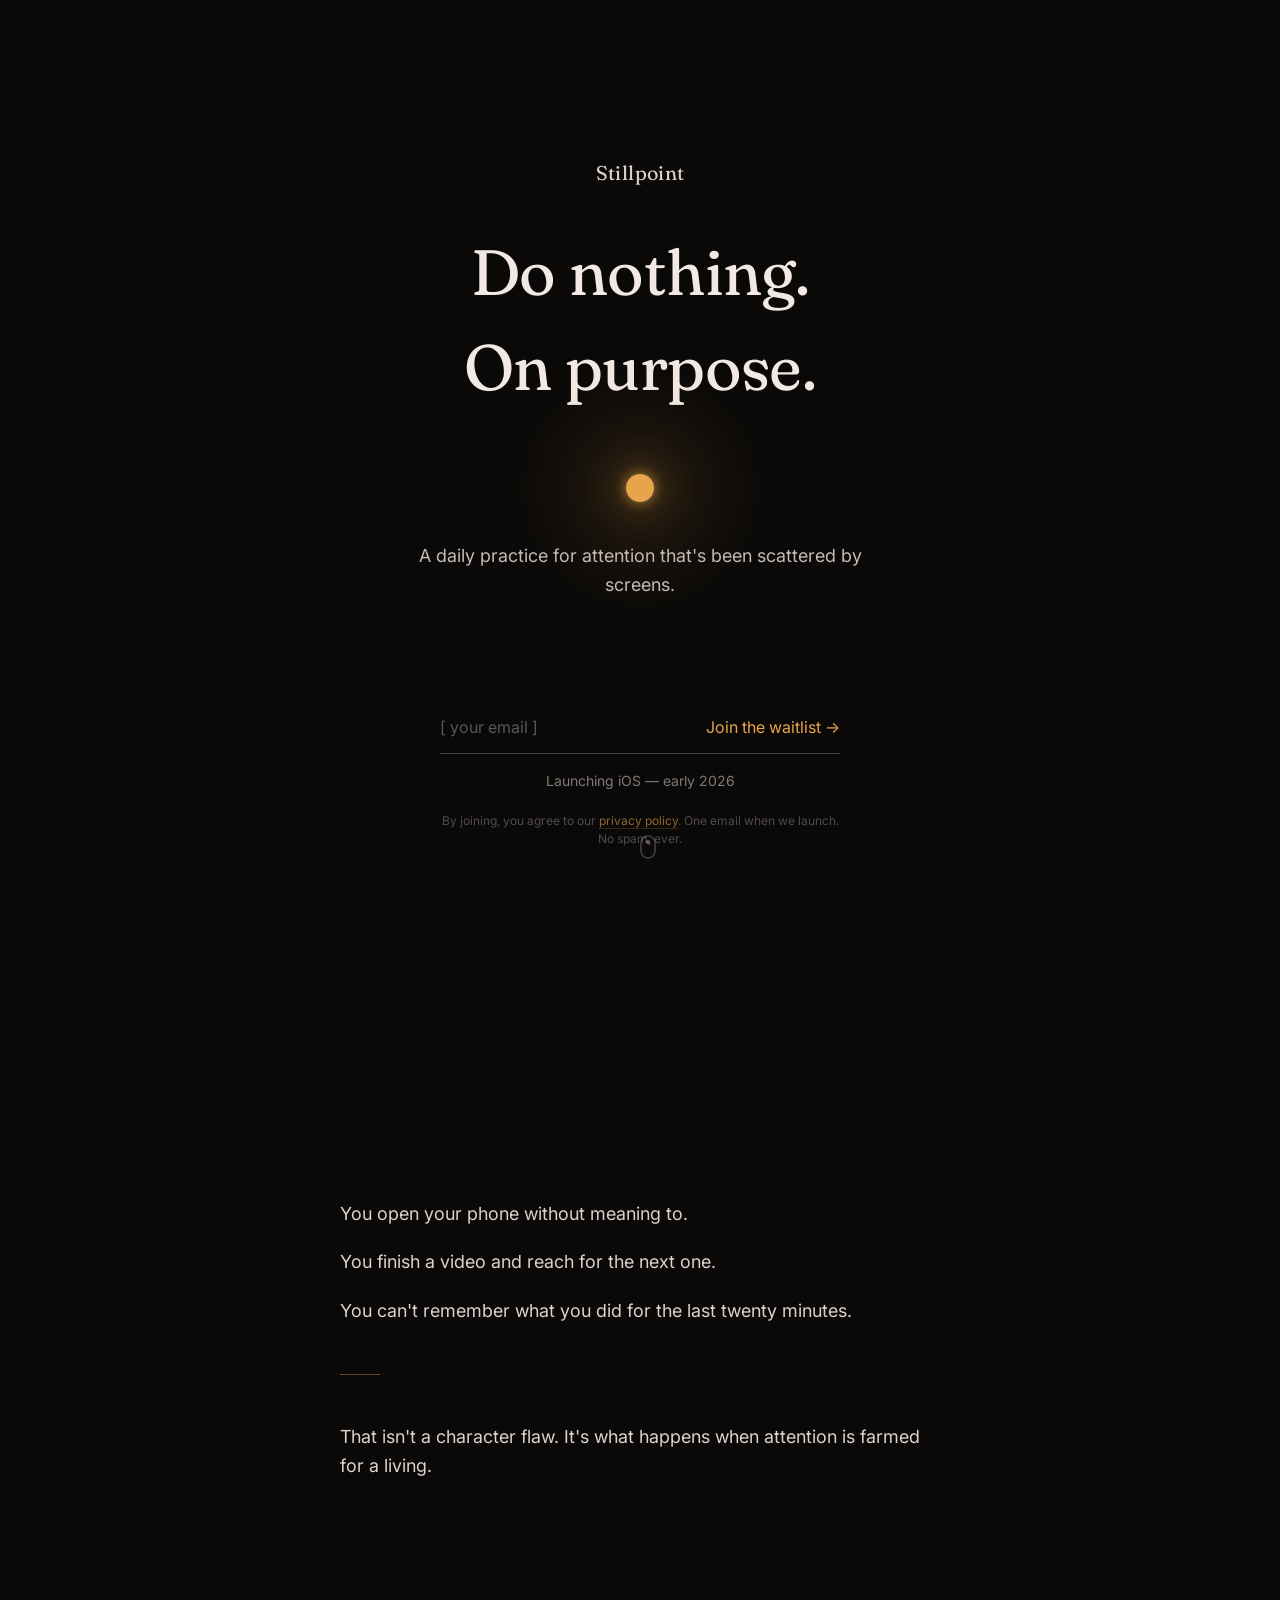
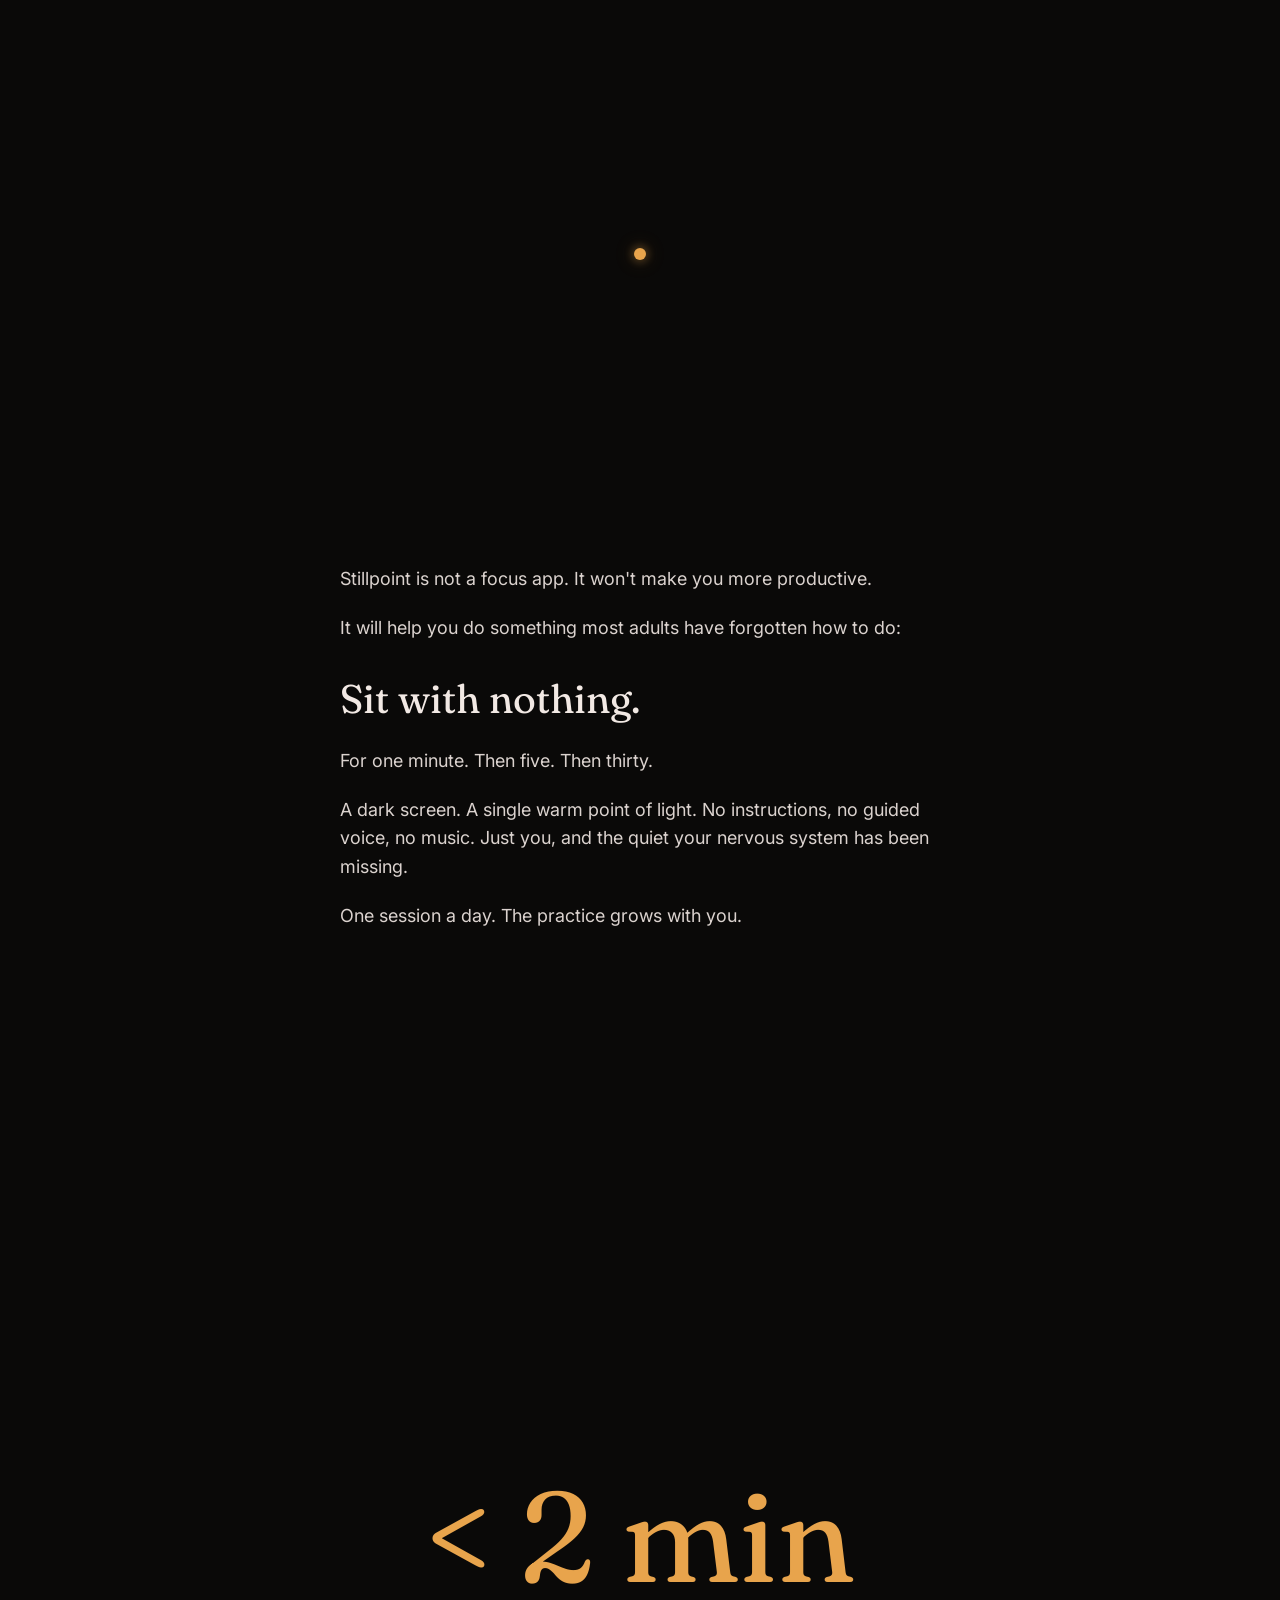
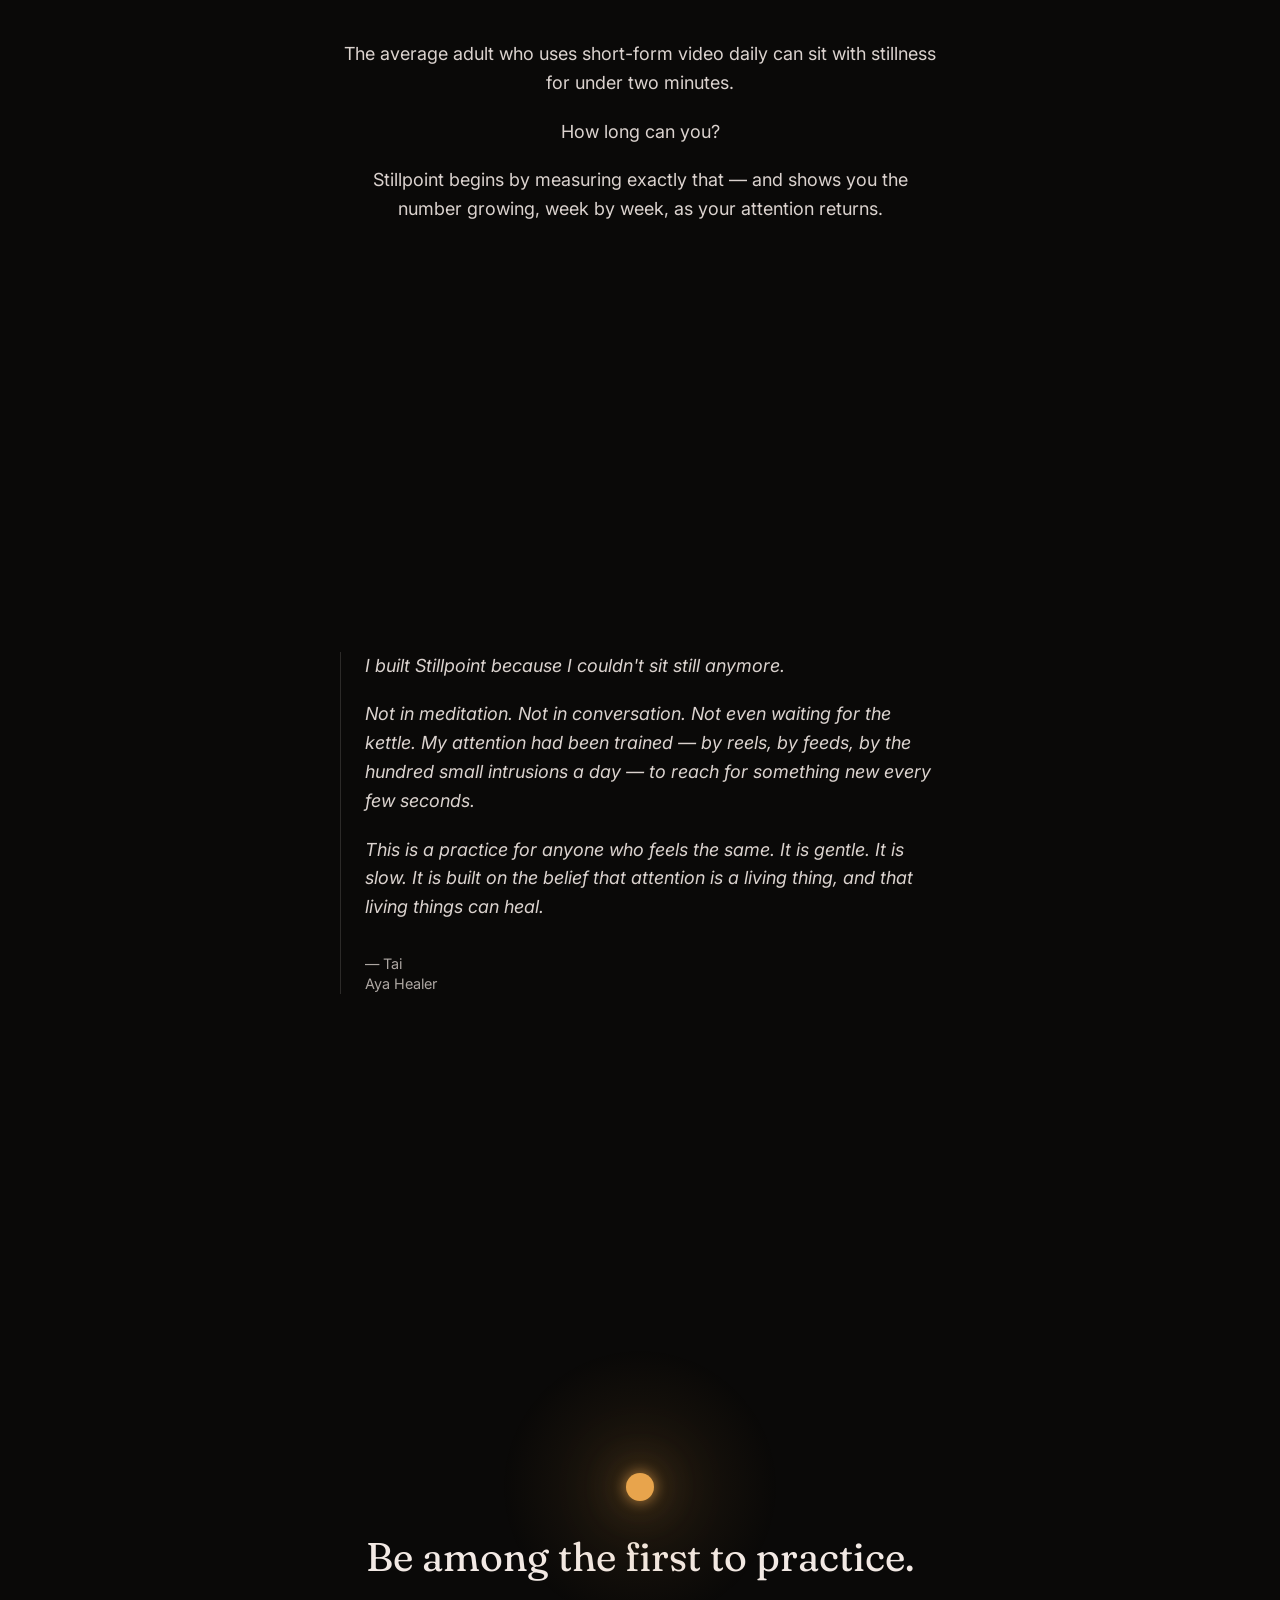
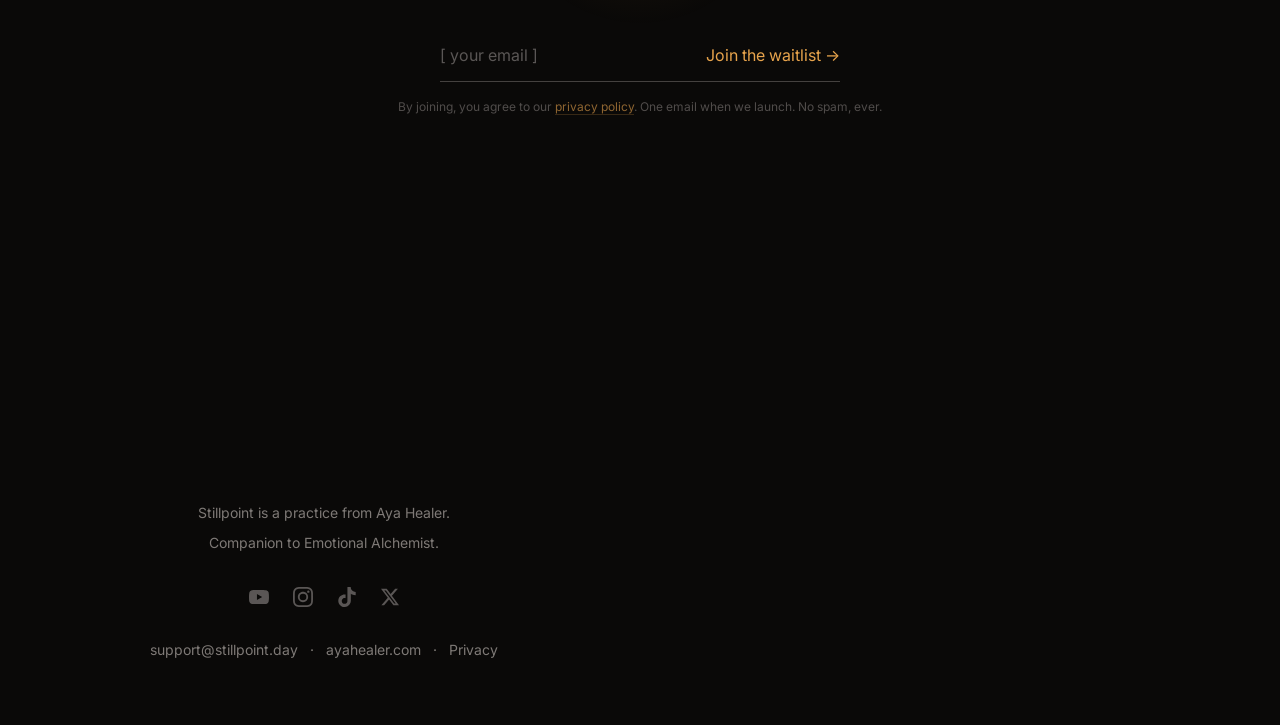
<file: index.html>
<!DOCTYPE html>
<html lang="en">
<head>
  <meta charset="UTF-8">
  <meta name="viewport" content="width=device-width, initial-scale=1.0">
  <title>Stillpoint</title>
  <meta name="description" content="Do nothing. On purpose. A daily practice for attention eroded by screens. One session a day. Two minutes, then five, then thirty.">
  <link rel="canonical" href="https://stillpoint.day/">
  <link rel="sitemap" type="application/xml" href="/sitemap.xml">
  <meta name="google-site-verification" content="R5k5zW0tJwab9YrUgHtwqcCb0NN5Iu4agfvsqrrBsdE">
  
  <!-- Open Graph -->
  <meta property="og:title" content="Stillpoint — Do nothing. On purpose.">
  <meta property="og:description" content="Do nothing. On purpose. A daily practice for attention eroded by screens. One session a day. Two minutes, then five, then thirty.">
  <meta property="og:image" content="https://stillpoint.day/og-image.png">
  <meta property="og:image:width" content="1200">
  <meta property="og:image:height" content="630">
  <meta property="og:url" content="https://stillpoint.day">
  <meta property="og:type" content="website">

  <!-- Twitter Card -->
  <meta name="twitter:card" content="summary_large_image">
  <meta name="twitter:title" content="Stillpoint — Do nothing. On purpose.">
  <meta name="twitter:description" content="Do nothing. On purpose. A daily practice for attention eroded by screens. One session a day. Two minutes, then five, then thirty.">
  <meta name="twitter:image" content="https://stillpoint.day/og-image.png">

  <!-- Favicon -->
  <link rel="icon" type="image/svg+xml" href="data:image/svg+xml,<svg xmlns='http://www.w3.org/2000/svg' viewBox='0 0 100 100'><circle cx='50' cy='50' r='50' fill='%23E8A44C'/></svg>">

  <!-- Google Fonts: Fraunces & Inter -->
  <link rel="preconnect" href="https://fonts.googleapis.com">
  <link rel="preconnect" href="https://fonts.gstatic.com" crossorigin>
  <link href="https://fonts.googleapis.com/css2?family=Fraunces:ital,opsz,wght,SOFT@0,9..144,400,50;1,9..144,400,50&family=Inter:wght@400;500&display=swap" rel="stylesheet">
  
  <link rel="stylesheet" href="style.css">
</head>
<body>

  <!-- Section 1 — Hero -->
  <section class="section section-hero">
    <div class="hero-content fade-up" data-delay="0">
      <div class="logo">Stillpoint</div>
      
      <div class="headline">
        <span class="d-block mb-headline">Do nothing.</span>
        <span class="d-block">On purpose.</span>
      </div>

      <div class="dot-container hero-dot">
        <div class="amber-dot"></div>
      </div>
      
      <p class="subtitle fade-up" data-delay="200">A daily practice for attention that's been scattered by screens.</p>
    </div>

    <!-- Bottom of hero: form & disclaimer -->
    <div class="hero-bottom fade-up" data-delay="400">
      <form class="waitlist-form" action="https://buttondown.com/api/emails/embed-subscribe/stillpoint" method="post" target="popupwindow">
        <input type="hidden" value="1" name="embed">
        <input type="email" name="email" placeholder="[ your email ]" required aria-label="Email address">
        <button type="submit">Join the waitlist &rarr;</button>
      </form>
      <div class="form-success">
        <i>You're in.<br>Sit with that for a moment.</i>
      </div>
      <p class="launch-note">Launching iOS &mdash; early 2026</p>
      <p class="consent">By joining, you agree to our <a href="/privacy.html">privacy policy</a>. One email when we launch. No spam, ever.</p>
    </div>

    <!-- Scroll indicator -->
    <div class="scroll-hint fade-up" data-delay="800">
      <svg width="16" height="24" viewBox="0 0 16 24" fill="none" xmlns="http://www.w3.org/2000/svg">
        <rect x="1" y="1" width="14" height="22" rx="7" stroke="currentColor" stroke-opacity="0.25" stroke-width="1.5"/>
        <circle class="scroll-dot" cx="8" cy="7" r="2" fill="currentColor" opacity="0.4"/>
      </svg>
    </div>
  </section>

  <!-- Section 2 — The problem -->
  <section class="section section-text fade-up">
    <div class="content-wrapper">
      <p>You open your phone without meaning to.</p>
      <p>You finish a video and reach for the next one.</p>
      <p>You can't remember what you did for the last twenty minutes.</p>
      <hr class="spacer">
      <p class="payoff">That isn't a character flaw. It's what happens when attention is farmed for a living.</p>
    </div>
  </section>

  <!-- Dot divider: problem → solution -->
  <div class="section-divider fade-up">
    <div class="amber-dot divider-dot"></div>
  </div>

  <!-- Section 3 — What Stillpoint is -->
  <section class="section section-text fade-up">
    <div class="content-wrapper">
      <p>Stillpoint is not a focus app. It won't make you more productive.</p>
      <p>It will help you do something most adults have forgotten how to do:</p>
      <h2 class="serif-title">Sit with nothing.</h2>
      <p>For one minute. Then five. Then thirty.</p>
      <p>A dark screen. A single warm point of light. No instructions, no guided voice, no music. Just you, and the quiet your nervous system has been missing.</p>
      <p>One session a day. The practice grows with you.</p>
    </div>
  </section>

  <!-- Section 4 — The baseline -->
  <section class="section section-text text-center fade-up">
    <div class="content-wrapper">
      <div class="huge-number amber">&lt; 2 min</div>
      <div class="number-spacer"></div>
      <p>The average adult who uses short-form video daily can sit with stillness for under two minutes.</p>
      <p>How long can you?</p>
      <p>Stillpoint begins by measuring exactly that &mdash; and shows you the number growing, week by week, as your attention returns.</p>
    </div>
  </section>

  <!-- Section 5 — A note from Aya Healer -->
  <section class="section section-note section-compact fade-up">
    <div class="content-wrapper">
      <p><i>I built Stillpoint because I couldn't sit still anymore.</i></p>
      <p><i>Not in meditation. Not in conversation. Not even waiting for the kettle. My attention had been trained &mdash; by reels, by feeds, by the hundred small intrusions a day &mdash; to reach for something new every few seconds.</i></p>
      <p><i>This is a practice for anyone who feels the same. It is gentle. It is slow. It is built on the belief that attention is a living thing, and that living things can heal.</i></p>
      <div class="signature">
        &mdash; Tai<br>
        Aya Healer
      </div>
    </div>
  </section>

  <!-- Section 6 — Waitlist CTA -->
  <section class="section section-cta text-center fade-up">
    <div class="content-wrapper">
      <div class="dot-container small-dot">
        <div class="amber-dot"></div>
      </div>
      
      <h2 class="serif-title">Be among the first to practice.</h2>
      
      <form class="waitlist-form" action="https://buttondown.com/api/emails/embed-subscribe/stillpoint" method="post" target="popupwindow">
        <input type="hidden" value="1" name="embed">
        <input type="email" name="email" placeholder="[ your email ]" required aria-label="Email address">
        <button type="submit">Join the waitlist &rarr;</button>
      </form>
      <div class="form-success">
        <i>You're in.<br>Sit with that for a moment.</i>
      </div>
      <p class="consent">By joining, you agree to our <a href="/privacy.html">privacy policy</a>. One email when we launch. No spam, ever.</p>
    </div>
  </section>

  <!-- Section 7 — Footer -->
  <footer class="footer fade-up">
    <div class="content-wrapper">
      <p>Stillpoint is a practice from Aya Healer.</p>
      <p>Companion to Emotional Alchemist.</p>

      <div class="social-links">
        <a href="https://www.youtube.com/@stillpointday" target="_blank" rel="noopener noreferrer" aria-label="YouTube">
          <svg width="20" height="20" viewBox="0 0 24 24" fill="currentColor"><path d="M23.498 6.186a3.016 3.016 0 0 0-2.122-2.136C19.505 3.545 12 3.545 12 3.545s-7.505 0-9.377.505A3.017 3.017 0 0 0 .502 6.186C0 8.07 0 12 0 12s0 3.93.502 5.814a3.016 3.016 0 0 0 2.122 2.136c1.871.505 9.376.505 9.376.505s7.505 0 9.377-.505a3.015 3.015 0 0 0 2.122-2.136C24 15.93 24 12 24 12s0-3.93-.502-5.814zM9.545 15.568V8.432L15.818 12l-6.273 3.568z"/></svg>
        </a>
        <a href="https://www.instagram.com/stillpoint.day" target="_blank" rel="noopener noreferrer" aria-label="Instagram">
          <svg width="20" height="20" viewBox="0 0 24 24" fill="currentColor"><path d="M7.0301.084c-1.2768.0602-2.1487.264-2.911.5634-.7888.3075-1.4575.72-2.1228 1.3877-.6652.6677-1.075 1.3368-1.3802 2.127-.2954.7638-.4956 1.6365-.552 2.914-.0564 1.2775-.0689 1.6882-.0626 4.947.0062 3.2586.0206 3.6671.0825 4.9473.061 1.2765.264 2.1482.5635 2.9107.308.7889.72 1.4573 1.388 2.1228.6679.6655 1.3365 1.0743 2.1285 1.38.7632.295 1.6361.4961 2.9134.552 1.2773.056 1.6884.069 4.9462.0627 3.2578-.0062 3.668-.0207 4.9478-.0814 1.28-.0607 2.147-.2652 2.9098-.5633.7889-.3086 1.4578-.72 2.1228-1.3881.665-.6682 1.0745-1.3378 1.3795-2.1284.2957-.7632.4966-1.636.552-2.9124.056-1.2809.0692-1.6898.063-4.948-.0063-3.2583-.021-3.6668-.0817-4.9465-.0607-1.2797-.264-2.1487-.5633-2.9117-.3084-.7889-.72-1.4568-1.3876-2.1228C21.2982 1.33 20.628.9208 19.8504.6165 19.0872.321 18.2143.12 16.9366.0667 15.6588.0107 15.2479-.002 11.9996 0 8.7514.0015 8.3391.0155 7.0301.084m.1402 21.6932c-1.17-.0509-1.8053-.2453-2.2287-.408-.5606-.216-.96-.4771-1.3819-.895-.422-.4178-.6811-.8186-.9-1.378-.1644-.4234-.3624-1.058-.4171-2.228-.0595-1.2645-.072-1.6442-.079-4.848-.007-3.2037.0053-3.583.0607-4.848.05-1.169.2456-1.805.408-2.2282.216-.5613.4762-.96.895-1.3816.4188-.4217.8184-.6814 1.3783-.9003.4227-.1651 1.0573-.3614 2.227-.4171 1.2655-.06 1.6447-.072 4.848-.079 3.2033-.007 3.5835.005 4.8495.0608 1.169.0508 1.8053.2445 2.228.408.5608.216.96.4754 1.3816.895.4217.4194.6816.8176.9005 1.3787.1653.4217.3617 1.056.4169 2.2263.0602 1.2655.0739 1.645.0796 4.848.0058 3.203-.0055 3.5834-.061 4.848-.051 1.17-.245 1.8055-.408 2.2294-.216.5604-.4763.96-.8954 1.3814-.419.4215-.8181.6811-1.3783.9-.4224.1649-1.0577.3617-2.2262.4174-1.2656.0595-1.6448.072-4.8493.079-3.2045.007-3.5825-.006-4.848-.0608M16.953 5.5864A1.44 1.44 0 1 0 18.39 4.144a1.44 1.44 0 0 0-1.437 1.4424M5.8385 12.012c.0067 3.4032 2.7706 6.1557 6.173 6.1493 3.4026-.0065 6.157-2.7701 6.1506-6.1733-.0065-3.4032-2.771-6.1565-6.174-6.1498-3.403.0067-6.156 2.771-6.1496 6.1738M8 12.0077a4 4 0 1 1 4.008 3.9921A3.9996 3.9996 0 0 1 8 12.0077"/></svg>
        </a>
        <a href="https://www.tiktok.com/@stillpoint.day" target="_blank" rel="noopener noreferrer" aria-label="TikTok">
          <svg width="20" height="20" viewBox="0 0 24 24" fill="currentColor"><path d="M12.525.02c1.31-.02 2.61-.01 3.91-.02.08 1.53.63 3.09 1.75 4.17 1.12 1.11 2.7 1.62 4.24 1.79v4.03c-1.44-.05-2.89-.35-4.2-.97-.57-.26-1.1-.59-1.62-.93-.01 2.92.01 5.84-.02 8.75-.08 1.4-.54 2.79-1.35 3.94-1.31 1.92-3.58 3.17-5.91 3.21-1.43.08-2.86-.31-4.08-1.03-2.02-1.19-3.44-3.37-3.65-5.71-.02-.5-.03-1-.01-1.49.18-1.9 1.12-3.72 2.58-4.96 1.66-1.44 3.98-2.13 6.15-1.72.02 1.48-.04 2.96-.04 4.44-.99-.32-2.15-.23-3.02.37-.63.41-1.11 1.04-1.36 1.75-.21.51-.15 1.07-.14 1.61.24 1.64 1.82 3.02 3.5 2.87 1.12-.01 2.19-.66 2.77-1.61.19-.33.4-.67.41-1.06.1-1.79.06-3.57.07-5.36.01-4.03-.01-8.05.02-12.07z"/></svg>
        </a>
        <a href="https://x.com/Stillpointday" target="_blank" rel="noopener noreferrer" aria-label="X">
          <svg width="18" height="18" viewBox="0 0 24 24" fill="currentColor"><path d="M18.901 1.153h3.68l-8.04 9.19L24 22.846h-7.406l-5.8-7.584-6.638 7.584H.474l8.6-9.83L0 1.154h7.594l5.243 6.932ZM17.61 20.644h2.039L6.486 3.24H4.298Z"/></svg>
        </a>
      </div>

      <div class="footer-links">
        <a href="mailto:support@stillpoint.day">support@stillpoint.day</a> &middot;
        <a href="https://ayahealer.com" target="_blank" rel="noopener noreferrer">ayahealer.com</a> &middot;
        <a href="/privacy.html">Privacy</a>
      </div>
    </div>
  </footer>

  <script src="script.js"></script>
</body>
</html>
</file>
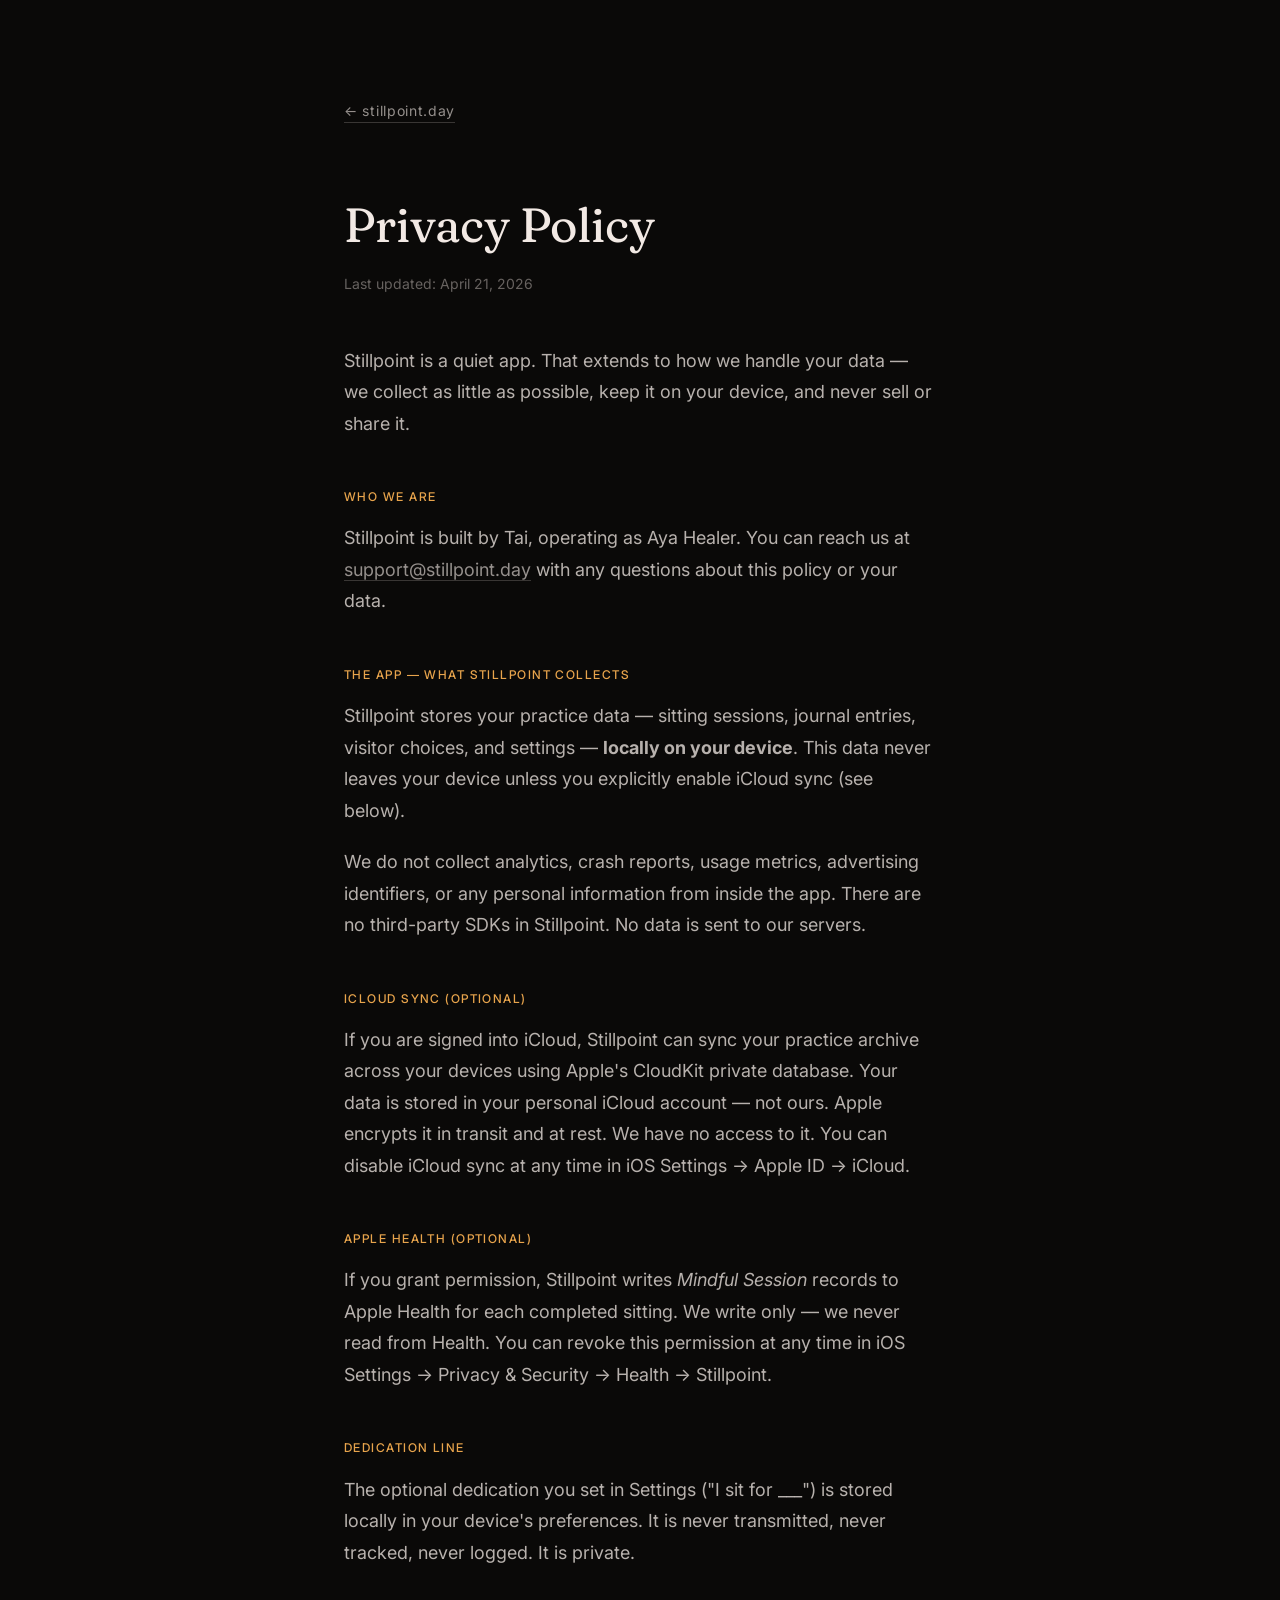
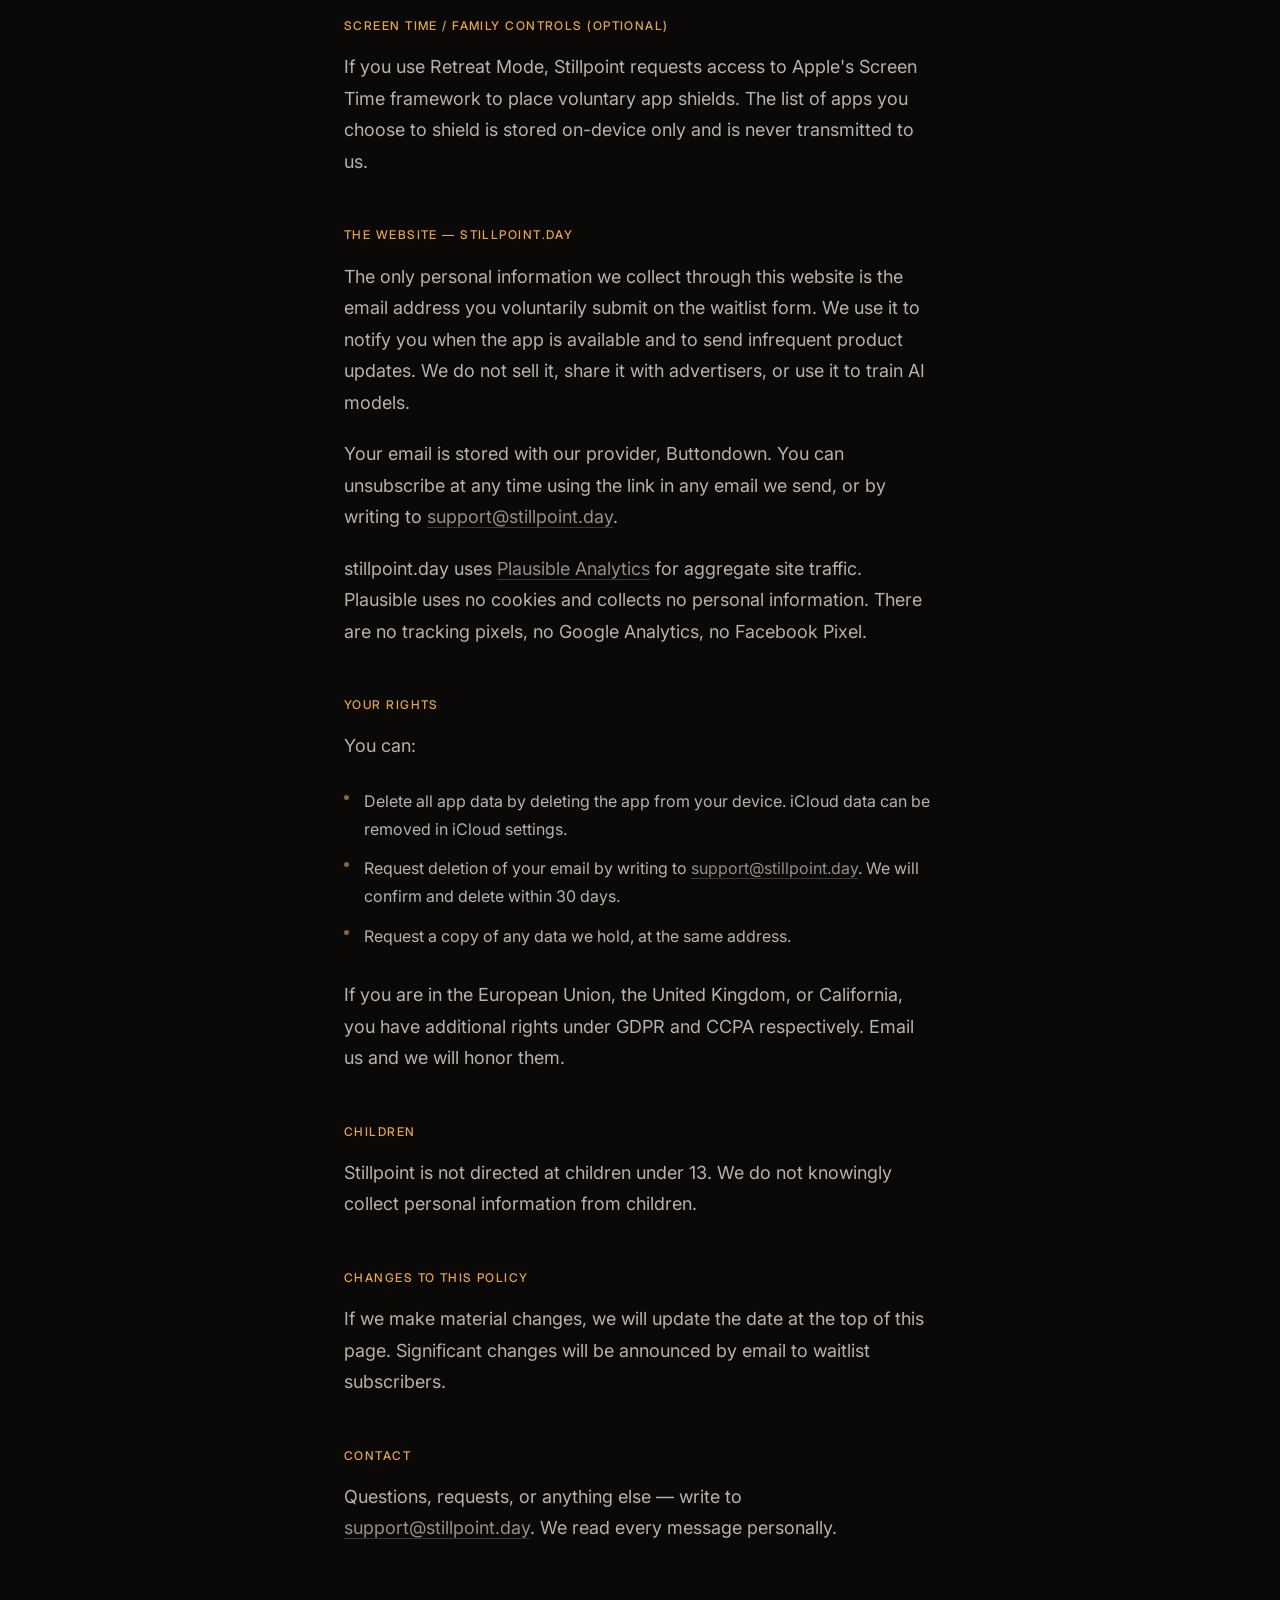
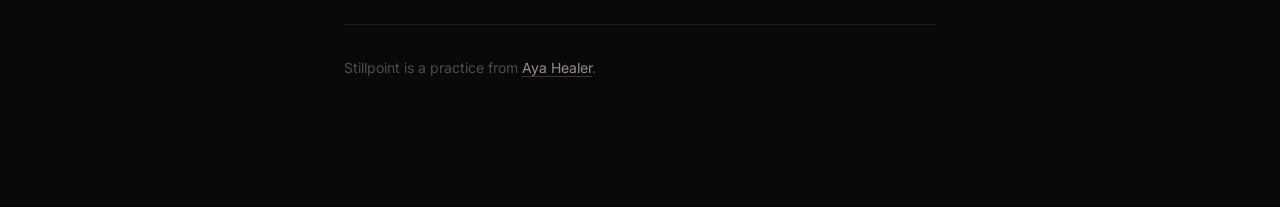
<file: privacy.html>
<!DOCTYPE html>
<html lang="en">
<head>
  <meta charset="UTF-8">
  <meta name="viewport" content="width=device-width, initial-scale=1.0">
  <title>Privacy — Stillpoint</title>
  <meta name="description" content="How Stillpoint handles your data. No analytics, no tracking, no third-party SDKs. Your practice data stays on your device.">

  <!-- Favicon -->
  <link rel="icon" type="image/svg+xml" href="data:image/svg+xml,<svg xmlns='http://www.w3.org/2000/svg' viewBox='0 0 100 100'><circle cx='50' cy='50' r='50' fill='%23E8A44C'/></svg>">

  <!-- Google Fonts -->
  <link rel="preconnect" href="https://fonts.googleapis.com">
  <link rel="preconnect" href="https://fonts.gstatic.com" crossorigin>
  <link href="https://fonts.googleapis.com/css2?family=Fraunces:ital,opsz,wght,SOFT@0,9..144,400,50;1,9..144,400,50&family=Inter:wght@400;500&display=swap" rel="stylesheet">

  <link rel="stylesheet" href="style.css">

  <style>
    .privacy-page {
      max-width: 640px;
      margin: 0 auto;
      padding: 6rem 1.5rem 8rem;
    }
    .privacy-back {
      display: inline-block;
      font-size: 0.875rem;
      color: rgba(242, 233, 228, 0.4);
      margin-bottom: 4rem;
      letter-spacing: 0.05em;
      transition: color 0.2s ease;
      border-bottom: none;
    }
    .privacy-back:hover {
      color: var(--c-amber);
      border-bottom: none;
    }
    .privacy-page h1 {
      font-family: var(--font-serif);
      font-size: clamp(2rem, 5vw, 3rem);
      font-variation-settings: "SOFT" 50, "opsz" 36;
      color: var(--c-white);
      margin-bottom: 0.5rem;
    }
    .privacy-page .date {
      font-size: 0.875rem;
      color: rgba(242, 233, 228, 0.4);
      margin-bottom: 3rem;
    }
    .privacy-page h2 {
      font-family: var(--font-sans);
      font-size: 0.75rem;
      font-weight: 500;
      letter-spacing: 0.12em;
      text-transform: uppercase;
      color: var(--c-amber);
      margin: 3rem 0 1rem;
    }
    .privacy-page p {
      color: rgba(242, 233, 228, 0.75);
      line-height: 1.75;
      margin-bottom: 1.25rem;
    }
    .privacy-page ul {
      margin: 0 0 1.5rem 0;
      padding: 0;
      list-style: none;
    }
    .privacy-page ul li {
      color: rgba(242, 233, 228, 0.75);
      line-height: 1.75;
      padding: 0.35rem 0 0.35rem 1.25rem;
      position: relative;
      font-size: 1rem;
    }
    .privacy-page ul li::before {
      content: '';
      position: absolute;
      left: 0;
      top: 0.85rem;
      width: 5px;
      height: 5px;
      border-radius: 50%;
      background: var(--c-amber);
      opacity: 0.6;
    }
    .privacy-page a {
      color: rgba(242, 233, 228, 0.6);
      border-bottom: 1px solid rgba(242, 233, 228, 0.2);
      transition: color 0.2s, border-color 0.2s;
    }
    .privacy-page a:hover {
      color: var(--c-amber);
      border-color: var(--c-amber);
    }
    .privacy-footer {
      margin-top: 5rem;
      padding-top: 2rem;
      border-top: 1px solid rgba(242, 233, 228, 0.08);
      font-size: 0.875rem;
      color: rgba(242, 233, 228, 0.3);
    }
  </style>
</head>
<body>
  <div class="privacy-page">
    <a href="/" class="privacy-back">&larr; stillpoint.day</a>

    <h1>Privacy Policy</h1>
    <p class="date">Last updated: April 21, 2026</p>

    <p>Stillpoint is a quiet app. That extends to how we handle your data — we collect as little as possible, keep it on your device, and never sell or share it.</p>

    <h2>Who we are</h2>
    <p>Stillpoint is built by Tai, operating as Aya Healer. You can reach us at <a href="mailto:support@stillpoint.day">support@stillpoint.day</a> with any questions about this policy or your data.</p>

    <h2>The app — what Stillpoint collects</h2>
    <p>Stillpoint stores your practice data — sitting sessions, journal entries, visitor choices, and settings — <strong>locally on your device</strong>. This data never leaves your device unless you explicitly enable iCloud sync (see below).</p>
    <p>We do not collect analytics, crash reports, usage metrics, advertising identifiers, or any personal information from inside the app. There are no third-party SDKs in Stillpoint. No data is sent to our servers.</p>

    <h2>iCloud sync (optional)</h2>
    <p>If you are signed into iCloud, Stillpoint can sync your practice archive across your devices using Apple's CloudKit private database. Your data is stored in your personal iCloud account — not ours. Apple encrypts it in transit and at rest. We have no access to it. You can disable iCloud sync at any time in iOS Settings → Apple ID → iCloud.</p>

    <h2>Apple Health (optional)</h2>
    <p>If you grant permission, Stillpoint writes <em>Mindful Session</em> records to Apple Health for each completed sitting. We write only — we never read from Health. You can revoke this permission at any time in iOS Settings → Privacy &amp; Security → Health → Stillpoint.</p>

    <h2>Dedication line</h2>
    <p>The optional dedication you set in Settings ("I sit for ___") is stored locally in your device's preferences. It is never transmitted, never tracked, never logged. It is private.</p>

    <h2>Screen Time / Family Controls (optional)</h2>
    <p>If you use Retreat Mode, Stillpoint requests access to Apple's Screen Time framework to place voluntary app shields. The list of apps you choose to shield is stored on-device only and is never transmitted to us.</p>

    <h2>The website — stillpoint.day</h2>
    <p>The only personal information we collect through this website is the email address you voluntarily submit on the waitlist form. We use it to notify you when the app is available and to send infrequent product updates. We do not sell it, share it with advertisers, or use it to train AI models.</p>
    <p>Your email is stored with our provider, Buttondown. You can unsubscribe at any time using the link in any email we send, or by writing to <a href="mailto:support@stillpoint.day">support@stillpoint.day</a>.</p>
    <p>stillpoint.day uses <a href="https://plausible.io" target="_blank" rel="noopener noreferrer">Plausible Analytics</a> for aggregate site traffic. Plausible uses no cookies and collects no personal information. There are no tracking pixels, no Google Analytics, no Facebook Pixel.</p>

    <h2>Your rights</h2>
    <p>You can:</p>
    <ul>
      <li>Delete all app data by deleting the app from your device. iCloud data can be removed in iCloud settings.</li>
      <li>Request deletion of your email by writing to <a href="mailto:support@stillpoint.day">support@stillpoint.day</a>. We will confirm and delete within 30 days.</li>
      <li>Request a copy of any data we hold, at the same address.</li>
    </ul>
    <p>If you are in the European Union, the United Kingdom, or California, you have additional rights under GDPR and CCPA respectively. Email us and we will honor them.</p>

    <h2>Children</h2>
    <p>Stillpoint is not directed at children under 13. We do not knowingly collect personal information from children.</p>

    <h2>Changes to this policy</h2>
    <p>If we make material changes, we will update the date at the top of this page. Significant changes will be announced by email to waitlist subscribers.</p>

    <h2>Contact</h2>
    <p>Questions, requests, or anything else — write to <a href="mailto:support@stillpoint.day">support@stillpoint.day</a>. We read every message personally.</p>

    <div class="privacy-footer">
      Stillpoint is a practice from <a href="https://ayahealer.com" target="_blank" rel="noopener noreferrer">Aya Healer</a>.
    </div>
  </div>
</body>
</html>
</file>
<file: style.css>
:root {
  --c-black: #0A0908;
  --c-white: #F2E9E4;
  --c-amber: #E8A44C;
  
  /* Fonts */
  --font-serif: 'Fraunces', serif;
  --font-sans: 'Inter', sans-serif;
  
  /* Ease */
  --ease-expo: cubic-bezier(0.16, 1, 0.3, 1);
}

/* BASE */
* {
  box-sizing: border-box;
  margin: 0;
  padding: 0;
}

html {
  scroll-behavior: smooth;
}

body {
  background-color: var(--c-black);
  color: var(--c-white);
  font-family: var(--font-sans);
  font-size: 1.125rem;
  line-height: 1.6;
  -webkit-font-smoothing: antialiased;
  -moz-osx-font-smoothing: grayscale;
  overflow-x: hidden;
}

a {
  color: inherit;
  text-decoration: none;
}

::selection {
  background: rgba(232,164,76,0.3);
  color: var(--c-white);
}

/* TYPOGRAPHY */
h1, h2, h3, .logo, .headline, .huge-number, .serif-title {
  font-family: var(--font-serif);
  font-weight: 400;
  font-variation-settings: "SOFT" 50, "opsz" 36;
}

.logo {
  font-size: 1.25rem;
  letter-spacing: 0.02em;
  margin-bottom: 3rem;
  opacity: 0.9;
}

.headline {
  font-size: clamp(2.5rem, 6vw, 4rem);
  line-height: 1.1;
  letter-spacing: -0.01em;
  margin-bottom: 2rem;
}

.d-block {
  display: block;
}

.mb-headline {
  margin-bottom: 1.5rem;
}

.serif-title {
  font-size: clamp(1.75rem, 4vw, 2.5rem);
  line-height: 1.2;
  margin: 2rem 0 1.5rem;
  color: var(--c-white);
}

.huge-number {
  font-size: clamp(4rem, 10vw, 8rem);
  line-height: 1;
  margin-bottom: 0;
  color: var(--c-amber);
}

.number-spacer {
  height: 2.5rem;
}

.subtitle {
  font-size: 1.125rem;
  color: rgba(242, 233, 228, 0.8);
  max-width: 500px;
  margin: 0 auto;
}

p {
  margin-bottom: 1.25rem;
  color: rgba(242, 233, 228, 0.9);
}

i {
  font-style: italic;
  font-variation-settings: "wght" 400;
}

.text-center {
  text-align: center;
}

/* AMBER DOT */
.amber {
  color: var(--c-amber);
}

.dot-container {
  display: flex;
  justify-content: center;
  align-items: center;
  margin: 3rem 0;
  position: relative;
}

.dot-container.hero-dot {
  margin: 2.5rem 0;
}

.dot-container.small-dot {
  margin: 2rem 0;
}

.amber-dot {
  width: 28px;
  height: 28px;
  border-radius: 50%;
  background-color: var(--c-amber);
  position: relative;
  z-index: 2;
  animation: breathe 8s cubic-bezier(0.45, 0, 0.15, 1) infinite;
  box-shadow:
    0 0 12px 2px rgba(232,164,76,0.5),
    0 0 40px 8px rgba(232,164,76,0.2),
    0 0 80px 20px rgba(232,164,76,0.08);
}

.amber-dot::after {
  content: '';
  position: absolute;
  top: 50%;
  left: 50%;
  transform: translate(-50%, -50%);
  width: 280px;
  height: 280px;
  background: radial-gradient(
    circle,
    rgba(232,164,76,0.12) 0%,
    rgba(232,164,76,0.05) 35%,
    transparent 70%
  );
  border-radius: 50%;
  z-index: 1;
  pointer-events: none;
}

/* Divider dot — smaller, no glow halo */
.amber-dot.divider-dot {
  width: 12px;
  height: 12px;
  animation: breathe-subtle 8s cubic-bezier(0.45, 0, 0.15, 1) infinite;
  box-shadow:
    0 0 8px 2px rgba(232,164,76,0.3),
    0 0 20px 4px rgba(232,164,76,0.1);
}

.amber-dot.divider-dot::after {
  display: none;
}

@keyframes breathe {
  0%, 100% {
    opacity: 0.6;
    box-shadow:
      0 0 12px 2px rgba(232,164,76,0.35),
      0 0 40px 8px rgba(232,164,76,0.12),
      0 0 80px 20px rgba(232,164,76,0.04);
  }
  45% {
    opacity: 1;
    box-shadow:
      0 0 16px 4px rgba(232,164,76,0.6),
      0 0 50px 12px rgba(232,164,76,0.25),
      0 0 100px 30px rgba(232,164,76,0.1);
  }
  55% {
    opacity: 1;
    box-shadow:
      0 0 16px 4px rgba(232,164,76,0.6),
      0 0 50px 12px rgba(232,164,76,0.25),
      0 0 100px 30px rgba(232,164,76,0.1);
  }
}

@keyframes breathe-subtle {
  0%, 100% {
    opacity: 0.4;
    box-shadow:
      0 0 6px 1px rgba(232,164,76,0.2),
      0 0 16px 3px rgba(232,164,76,0.06);
  }
  45%, 55% {
    opacity: 0.8;
    box-shadow:
      0 0 8px 2px rgba(232,164,76,0.35),
      0 0 24px 5px rgba(232,164,76,0.12);
  }
}

@media (prefers-reduced-motion: reduce) {
  .amber-dot {
    animation: none;
    opacity: 0.9;
  }
}

/* SECTION DIVIDER */
.section-divider {
  display: flex;
  justify-content: center;
  align-items: center;
  padding: 3rem 0;
}

/* LAYOUT */
.section {
  min-height: 100vh;
  padding: 6rem 1.5rem;
  display: flex;
  flex-direction: column;
  justify-content: center;
  align-items: center;
}

.section-compact {
  min-height: 70vh;
}

.content-wrapper {
  max-width: 600px;
  width: 100%;
}

.section-hero {
  text-align: center;
  position: relative;
  padding-bottom: 2rem;
}

.hero-content {
  flex: 1;
  display: flex;
  flex-direction: column;
  justify-content: center;
}

.hero-bottom {
  margin-top: 2.5rem;
  width: 100%;
  max-width: 400px;
  margin-left: auto;
  margin-right: auto;
}

/* SCROLL HINT */
.scroll-hint {
  position: absolute;
  bottom: 2rem;
  left: 50%;
  transform: translateX(-50%);
  color: var(--c-white);
  animation: scrollBob 3s ease-in-out infinite;
}

.scroll-dot {
  animation: scrollDotMove 3s ease-in-out infinite;
}

@keyframes scrollBob {
  0%, 100% { transform: translateX(-50%) translateY(0); }
  50% { transform: translateX(-50%) translateY(6px); }
}

@keyframes scrollDotMove {
  0% { cy: 7; opacity: 0.4; }
  50% { cy: 14; opacity: 0.15; }
  100% { cy: 7; opacity: 0.4; }
}

@media (prefers-reduced-motion: reduce) {
  .scroll-hint {
    animation: none;
  }
  .scroll-dot {
    animation: none;
  }
}

.spacer {
  border: none;
  border-top: 1px solid rgba(232,164,76,0.4);
  margin: 3rem 0;
  width: 40px;
}

/* NOTE SECTION */
.section-note .content-wrapper {
  padding-left: 1.5rem;
  border-left: 1px solid rgba(242, 233, 228, 0.15);
}

.signature {
  margin-top: 2rem;
  font-family: var(--font-sans);
  font-size: 0.9rem;
  color: rgba(242, 233, 228, 0.7);
  line-height: 1.4;
}

/* FORMS */
.waitlist-form {
  display: flex;
  align-items: center;
  border-bottom: 1px solid rgba(242, 233, 228, 0.25);
  transition: border-color 0.4s ease;
  margin-bottom: 1rem;
}

/* Fix #10: Amber focus state ties form to the dot */
.waitlist-form:focus-within {
  border-bottom-color: rgba(232,164,76, 0.7);
}

input[type="email"] {
  flex: 1;
  background: transparent;
  border: none;
  color: var(--c-white);
  font-family: var(--font-sans);
  font-size: 1rem;
  padding: 1rem 0;
  outline: none;
  min-width: 0;
}

input[type="email"]::placeholder {
  color: rgba(242, 233, 228, 0.35);
  transition: color 0.3s ease;
}

input[type="email"]:focus::placeholder {
  color: rgba(242, 233, 228, 0.2);
}

button[type="submit"] {
  background: transparent;
  border: none;
  color: var(--c-amber);
  font-family: var(--font-sans);
  font-size: 1rem;
  padding: 1rem 0 1rem 1rem;
  cursor: pointer;
  transition: opacity 0.2s ease, color 0.2s ease;
  white-space: nowrap;
}

button[type="submit"]:hover {
  opacity: 0.75;
}

.form-success {
  display: none;
  padding: 1rem 0;
  color: var(--c-white);
  opacity: 0.8;
  animation: fadeIn 1s var(--ease-expo) forwards;
}

@keyframes fadeIn {
  from { opacity: 0; transform: translateY(10px); }
  to { opacity: 0.8; transform: translateY(0); }
}

.launch-note, .pledge {
  font-size: 0.875rem;
  color: rgba(242, 233, 228, 0.5);
  margin-top: 0.75rem;
}

.consent {
  font-size: 0.75rem;
  color: rgba(242, 233, 228, 0.3);
  margin-top: 0.5rem;
  line-height: 1.5;
}

.consent a {
  color: rgba(232, 164, 76, 0.6);
  border-bottom: 1px solid rgba(232, 164, 76, 0.2);
  transition: color 0.2s, border-color 0.2s;
}

.consent a:hover {
  color: var(--c-amber);
  border-color: var(--c-amber);
}

.section-cta {
  text-align: center;
}
.section-cta .waitlist-form {
  margin: 3rem auto 1rem;
  max-width: 400px;
}

/* FOOTER */
.footer {
  padding: 4rem 1.5rem;
  text-align: center;
  font-size: 0.875rem;
  color: rgba(242, 233, 228, 0.5);
  min-height: auto;
}

.footer p {
  color: inherit;
  margin-bottom: 0.5rem;
}

.footer-links {
  margin-top: 1.5rem;
}

/* SOCIAL ICONS */
.social-links {
  display: flex;
  justify-content: center;
  align-items: center;
  gap: 1.5rem;
  margin: 2rem 0;
}

.social-links a {
  color: rgba(242, 233, 228, 0.35);
  transition: color 0.3s ease, transform 0.3s ease;
  display: flex;
  align-items: center;
  justify-content: center;
}

.social-links a:hover {
  color: var(--c-amber);
  transform: translateY(-1px);
}

.footer-links a {
  margin: 0 0.5rem;
  transition: color 0.2s ease;
}

.footer-links a:hover {
  color: var(--c-white);
}

/* ANIMATIONS */
.fade-up {
  opacity: 0;
  transform: translateY(40px);
  transition: opacity 800ms var(--ease-expo), transform 800ms var(--ease-expo);
  will-change: opacity, transform;
}

.fade-up.visible {
  opacity: 1;
  transform: translateY(0);
}

@media (prefers-reduced-motion: reduce) {
  .fade-up {
    opacity: 1;
    transform: none;
    transition: none;
  }
}

/* ==================== MOBILE ==================== */
@media (max-width: 600px) {
  body {
    font-size: 1rem;
    line-height: 1.55;
  }

  .headline {
    font-size: clamp(2rem, 8vw, 3rem);
    margin-bottom: 1.5rem;
  }

  .mb-headline {
    margin-bottom: 1.25rem;
  }

  .section {
    padding: 4rem 1.25rem;
  }

  .section-hero {
    padding-bottom: 1.5rem;
  }

  .dot-container.hero-dot {
    margin: 2rem 0;
  }

  .hero-bottom {
    margin-top: 2rem;
  }

  .huge-number {
    font-size: clamp(3.5rem, 15vw, 5rem);
  }

  .number-spacer {
    height: 1.5rem;
  }

  .section-compact {
    min-height: auto;
    padding: 5rem 1.25rem;
  }

  /* Larger social icon tap targets on mobile */
  .social-links a svg {
    width: 24px;
    height: 24px;
  }

  .social-links {
    gap: 2rem;
  }

  .scroll-hint {
    bottom: 1rem;
  }
}
</file>
